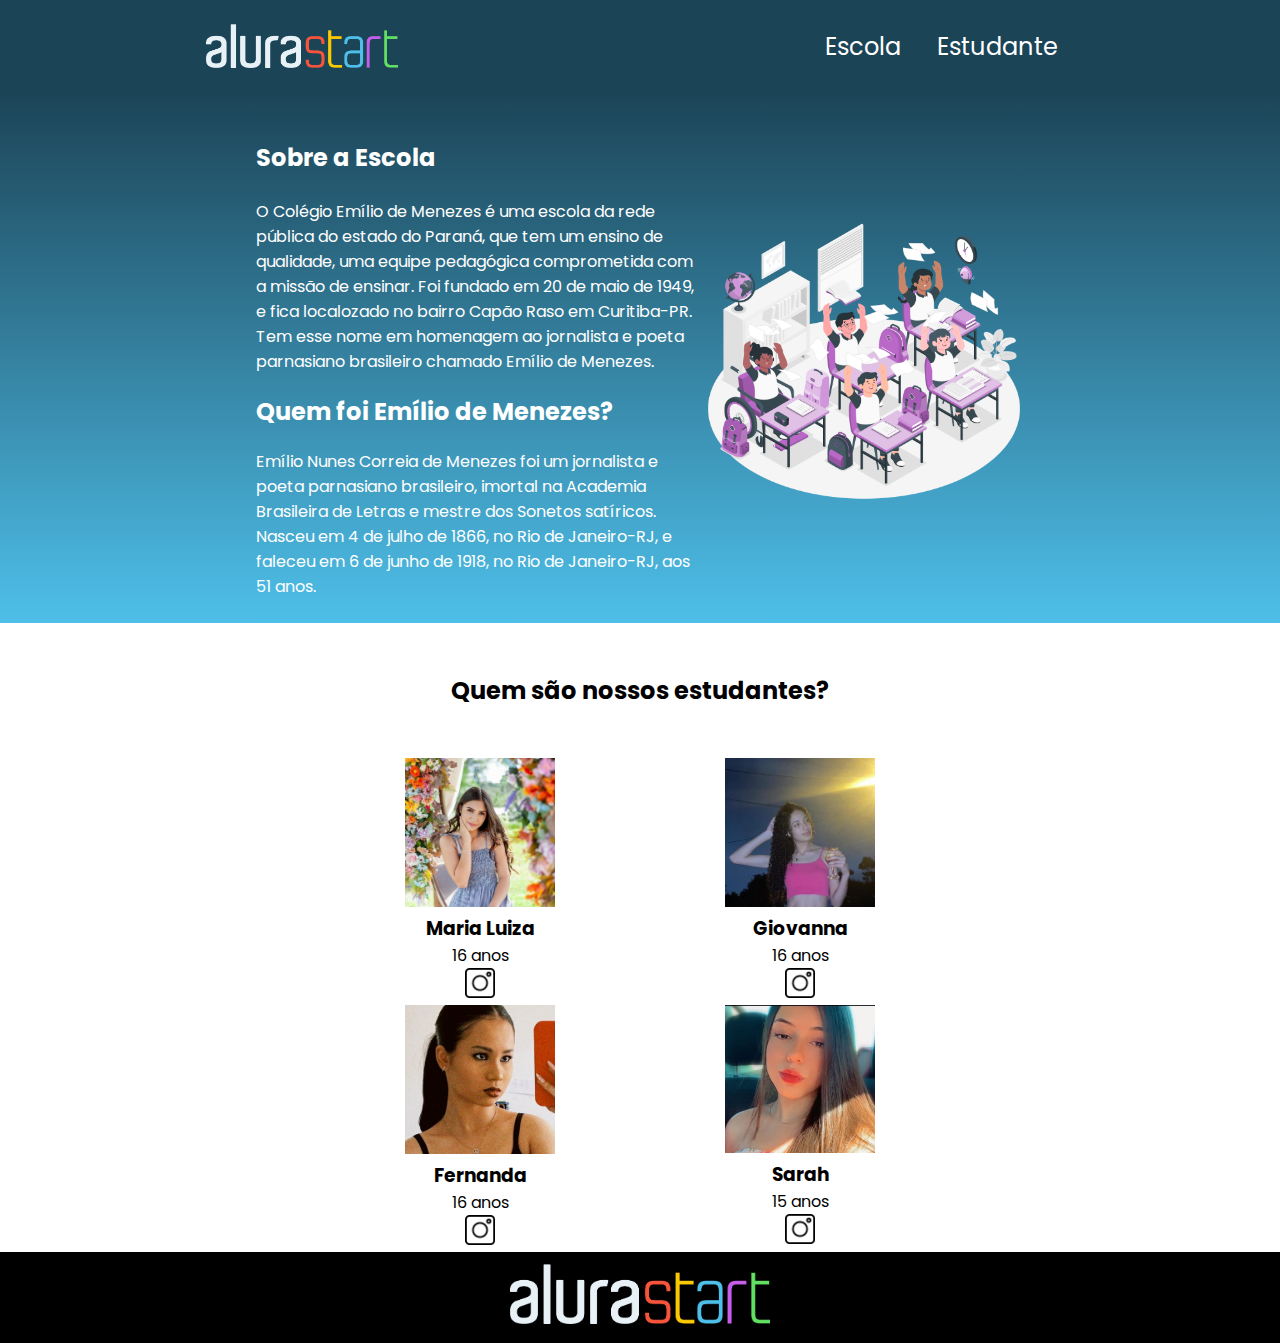
<file: index.html>
<!DOCTYPE html>
<html lang="en">
<head>
    <meta charset="UTF-8">
    <meta http-equiv="X-UA-Copatible" content="IE=edge">
    <meta name="viewport" content="width=device-width, initial-scale=1.0">
    <title>Document</title>
    <link rel="stylesheet" href="style.css">
    <link rel="preconnect" href="https://fonts.googleapis.com">
    <link rel="preconnect" href="https://fonts.gstatic.com" crossorigin>
    <link href="https://fonts.googleapis.com/css2?family=Poppins:ital,wght@0,200;0,700;1,400&display=swap" rel="stylesheet">
</head>

<body>
    <header class="cabecalho">
        <img class="cabecalho-imagem" src="alurastart logo (1).png" alt="logo da alurastart">
        <ul class="cabecalho-lista">
            <li class="cabecalho-lista-item">Escola</li>
            <li class="cabecalho-lista-item">Estudante</li>
        </ul>
    </header>
     <a href="estudante"></a><section class="Escola">
        <div class="escola-div-conteudo">
            <h2 class="escola-titulo">Sobre a Escola</h2>
            <p class="escola-texto-um">O Colégio Emílio de Menezes é uma escola da rede pública do estado do Paraná, que tem um ensino de qualidade, uma equipe pedagógica comprometida com a missão de ensinar. Foi fundado em 20 de maio de 1949, e fica localozado no bairro Capão Raso em Curitiba-PR. Tem esse nome em homenagem ao jornalista e poeta parnasiano brasileiro chamado Emílio de Menezes.</p>
            <h2 class="escola-texto-dois">Quem foi Emílio de Menezes?</h2>
            <p class="escola-texto-tres">Emílio Nunes Correia de Menezes foi um jornalista e poeta parnasiano brasileiro, imortal na Academia Brasileira de Letras e mestre dos Sonetos satíricos. Nasceu em 4 de julho de 1866, no Rio de Janeiro-RJ, e faleceu em 6 de junho de 1918, no Rio de Janeiro-RJ, aos 51 anos.</p>
        </div>
        <img class="escola-imagem" src="End of school-amico.png" alt="Professora no quadro">
    </section>
    <a href="escola"></a><section class="estudante">
        <h2 class="estudante-titulo">Quem são nossos estudantes?</h2>
        <div class="estudante-todos">
          <span></span>
        <div class="estudante-div">
          <img class="estudante-imagem" src="maria luiza..jpg" alt="foto da Maria Luiza">
          <h3 class="estudante-nome">Maria Luiza</h3>
          <p class="estudante-texto-1">16 anos</p>
          <a href="https://www.instagram.com/maluiza_machado/"><img class="estudante-icone" src="instagram (1).png" alt="ícone instagram"></a>
        </div>
        <div class="estudante-div">
          <img class="estudante-imagem" src="Giovanna.jpg" alt="foto da Giovanna">
          <h3 class="estudante-nome">Giovanna</h3>
          <p class="estudante-texto-1">16 anos</p>
          <a href="https://www.instagram.com/gii.meira/"><img class="estudante-icone" src="instagram (1).png" alt="ícone instagram"></a>
        </div>
        <span></span>
        <span></span>
        <div class="estudante-div">
          <img class="estudante-imagem" src="Fernanda.jpeg" alt="foto da Fernanda">
          <h3 class="estudante-nome">Fernanda</h3>
          <p class="estudante-texto-1">16 anos</p>
          <a href="https://www.instagram.com/fefazzz/"><img class="estudante-icone" src="instagram (1).png" alt="ícone instagram"></a>
        </div>
        <div class="estudante-div">
          <img class="estudante-imagem" src="sarah..jpg" alt="foto da sarah">
          <h3 class="estudante-nome">Sarah</h3>
          <p class="estudante-texto-1">15 anos</p>
          <a href="https://www.instagram.com/sarah_crislimaa/"><img class="estudante-icone" src="instagram (1).png" alt="ícone instagram"></a>
         </div>
        </div>
    </section>
    <footer class="rodape">
      <img class="rodape-imagem" src="alurastart logo (1).png" alt="logo da alura start">
    </footer>
</body>
</html>
</file>
<file: style.css>
*{
    margin: 0;
    padding: 0;
}
body{
    font-family: 'Poppins', sans-serif;
}

.cabecalho {
    background-color: #1C4457;
    color: white;
    display: flex; 
    justify-content: space-around;
    align-items: center;
    padding: 24px 0;
}

.cabecalho-imagem{
    width: 15%;
}

.cabecalho-lista-item{
    display: inline-block;
    margin: 0 16px;
    font-size: 24px;
}

.escola-imagem{
    width: 25%;
}

 .Escola{
    background-image: linear-gradient(#1C4457,#4EBFE9);
    color: white;
    display: flex;
    justify-content: center;
    align-items: center;
    padding: 24px 0;
}

.escola-div-conteudo{
    width: 35%;
}
.escola-titulo{
    padding: 24px 0;
}

.escola-texto-dois{
    padding: 20px 0;
}

.estudante-imagem{
    width: 150px;
}

.estudante-icone{
    width: 30px;
}

.estudante-div{
    text-align: center;
}

.estudante-titulo{
    text-align: center;
    padding: 50px 0;
}

.estudante-todos{
    display: grid;
    grid-template-columns: 25% 25% 25% 25%;
}

.rodape{
    background-color: black;
    text-align: center;
}

.rodape-imagem{
    height: 60px;
    padding: 12px 0
    ;
}
</file>
